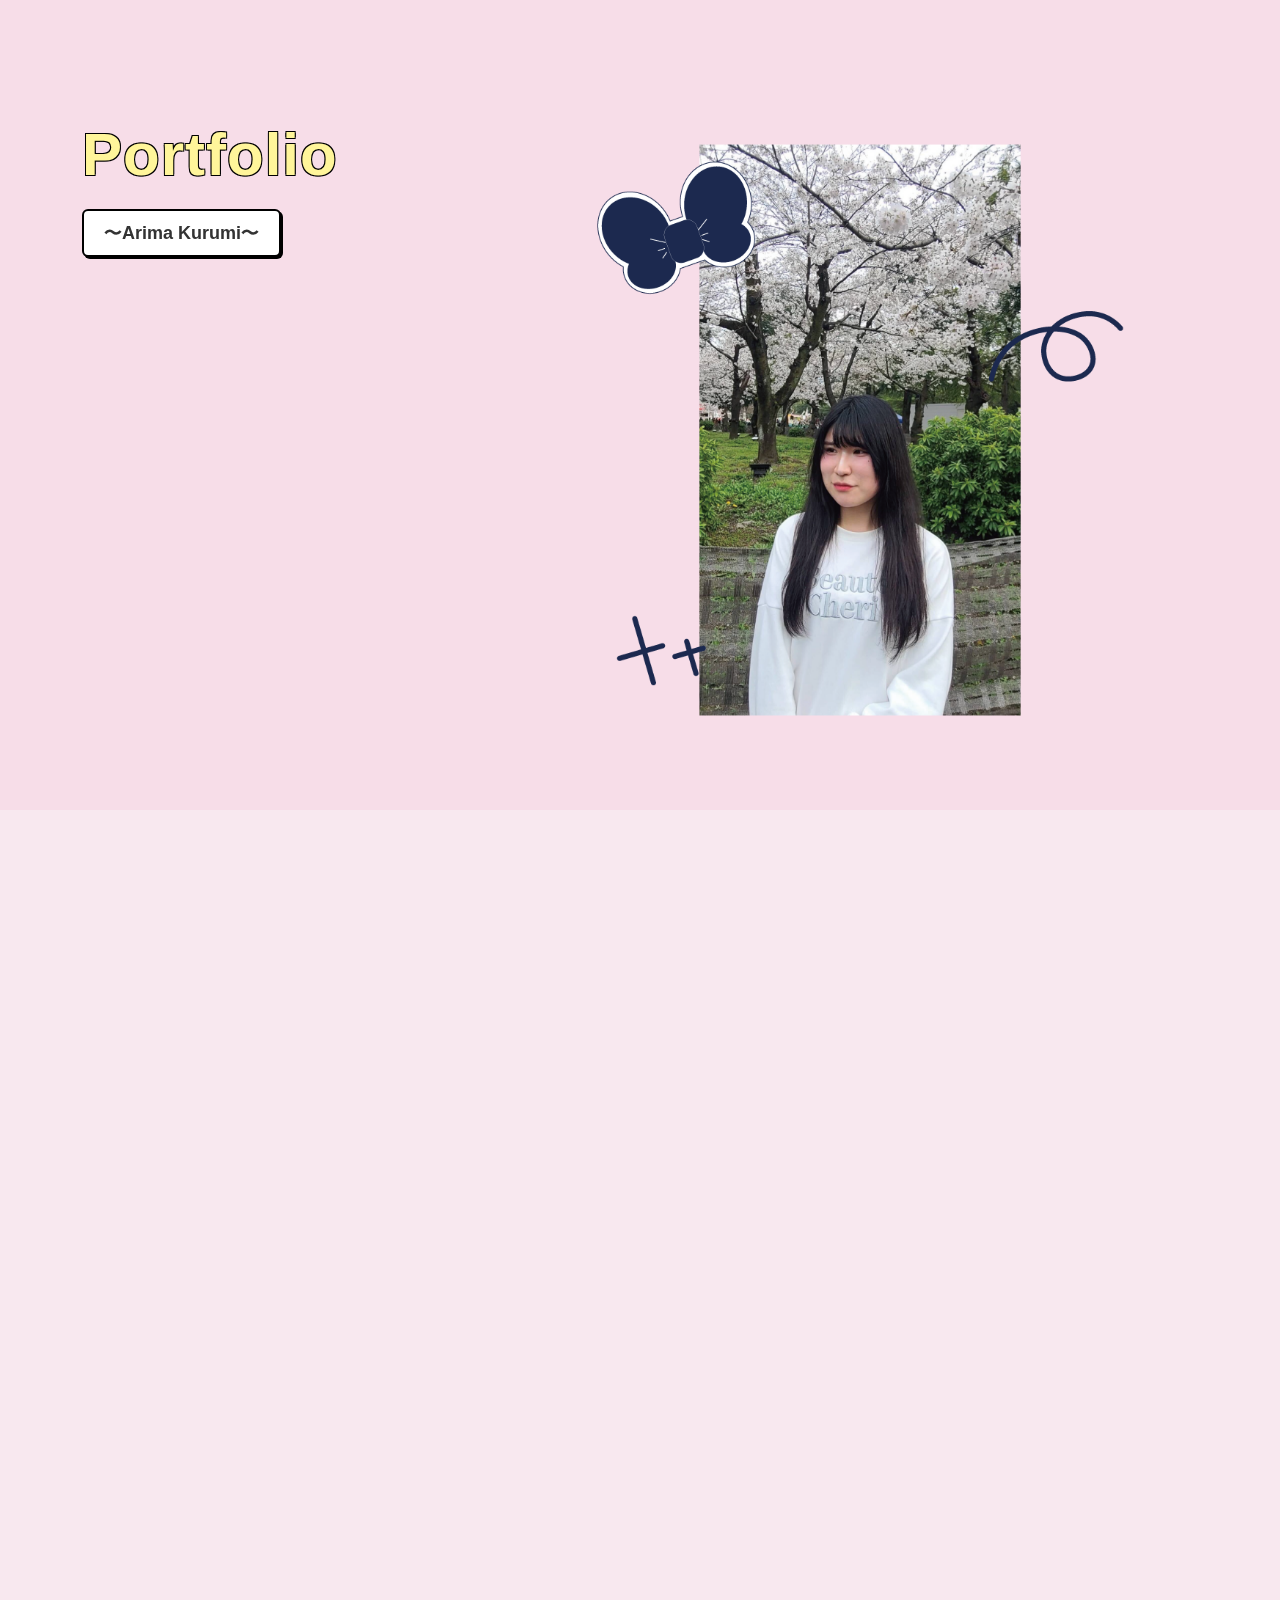
<file: index.html>
<!DOCTYPE html>
<html lang="ja">
<head>
  <meta charset="UTF-8">
  <meta name="viewport" content="width=device-width, initial-scale=1.0">
  <title>JIMOCON-TRIP</title>
  <link rel="stylesheet" href="style.css">
</head>
<body>
<div class="pink-bg">
  <header>
  <div class="fade-up">
  <div class="main-visual">
    <div class="text-block">
    <h1 class="main-title">Portfolio</h1>
    <div class="ribbon">〜Arima Kurumi〜</div>
  </div>
    <img class="profile-photo" src="img/プロフィール.png" alt="プロフィール写真">
  </div>
  </div>
  </header>
</div>


<div class="pink-bg2">
<div class="fade-up">
  <section>
    <h2 class="Profile-name">Profile</h2>

  <section class="profile-section">
  <div class="profile-image">
    <img src="img/プロフィール (2).png" alt="好きなもの">
  </div>

  <div class="profile-text">
    <div class="section-block">
      <h4 class="profile-heading">About Me</h4>
      <p class="furigana">ありまくるみ</p>
      <p class="label">Name：<span class="name">有馬 久留実</span></p>
    </div>

    <div class="section-block">
      <div class="section-block row-align">
      <div class="label">Like：</div>
      <ul class="like-list">
        <li>かわいいもの</li>
        <li>甘いもの</li>
        <li>韓国・K-POP</li>
        <li>ねこ</li>
      </ul>
      </div>
    </div>

    <div class="section-block row-align">
  <div class="label">Like Word：</div>
  <div  class="like-words">
    <p class="quote">음츠리면 뭐할 건데 행운은 늘 내 편인 걸<br>
    （恐れる必要はないわ、幸運はいつも私の味方）</p>
    <p class="quote">If I was you, I'd wanna be me too<br>
    （もし私があなたでも、私になりたいって思うわ）</p>
  </div>
</div>


    <div class="section-block">
      <h4 class="profile-heading">What Can I Do？</h4>
      <p  class="label">デザイン</p>
      <p>高校生の頃から独学でIllustratorやPhotoshopを学び、ロゴやポスターなどの制作を行ってきました。<br>
      デザインが大好きで、気づけば何時間も没頭してしまうこともあります。<br>
      自分らしい表現を大切にしながら、想いをカタチにすることを心がけています。</p>

      <p class="label">英語・韓国語</p>
      <p>幼少期から英語を学んでおり、中学2年生の時に英検準二級を取得しました。<br>
      韓国語は3年ほど独学で学び、日常会話程度が話せます。</p>
    </div>
  </div>
</section>

  </section>
</div>
</div>

<div class="pink-bg3">
  <section>
    <div class="fade-up">
    <h3>ロゴ・バナー制作</h3>
    <p class="rogo-sub">こちらは実際の案件です。</p>
    <div class="category-grid">
      <div class="category"><img src="img/Bonny Me.png" alt="ロゴ"></div>
      <div class="category"><img src="img/バナー.png" alt="バナー"></div>
      <div class="category"><img src="img/バナーサービス.png" alt="旧サービス"></div>
      <div class="category"><img src="img/バナーサービス（改）.png" alt="サービス"></div>
      <div class="category"><img src="img/バナープレゼント.png" alt="プレゼント"></div>
      <div class="category"><img src="img/バナー別パターン.png" alt="別パターン"></div>
    </div>
    <div class="btn">
      <a class="btn-all" href="bonnyme.html">See More<img class="eye" src="img/Look.png" alt="目"></a>
    </div>
    </div>
  </section>

  <div class="pink-bg3">
    <div class="fade-up">
    <h2>チラシ制作</h2>
    <div class="pop">
      <div class="pop-img"><img src="img/カフェチラシ.png" alt="カフェ"></div>
      <div class="pop-img"><img src="img/星空映画会.png" alt="星空映画会"></div>
    </div>
    <div class="btn">
      <a class="btn-all" href="pop.html">See More<img class="eye" src="img/Look.png" alt="目"></a>
    </div>
  </div>
  </section>
</div>

<div class="pink-bg3">
<section>
  <div class="fade-up">
  <h3>ロゴ・ショップカード</h3>
  <div class="shopcard-grid">
  <div class="logo-row">
    <div class="card-box"><img src="img/ロゴ.png" alt="ロゴ"></div>
    <div class="card-box"><img src="img/ロゴウインク.png" alt="ウィンク"></div>
    <div class="card-box"><img src="img/ロゴ笑顔.png" alt="笑顔"></div>
  </div>

  <div class="card-row">
    <div class="card-box-wide"><img src="img/ショップカード表.jpg" alt="表"></div>
    <div class="card-box-wide"><img src="img/ショップカード裏.png" alt="裏"></div>
  </div>
</div>

  <div class="btn">
      <a class="btn-all" href="candy.html">See More<img class="eye" src="img/Look.png" alt="目"></a>
    </div>

  </div>
</section>

  <section>
    <div class="fade-up">
  <h2>高校時代の作品</h2>
  <div class="school">
    <div class="orange">
      <img src="img/温州みかん.png" alt="温州みかん">
    </div>
    <div class="bag">
      <img src="img/トートバッグデザイン.jpg" alt="トートバッグ">
    </div>
  </div>

  <div class="btn">
      <a class="btn-all" href="high-shool.html">See More<img class="eye" src="img/Look.png" alt="目"></a>
    </div>
    </div>
</section>
</div>
</div>

  <div class="pink-bg">
  <footer>
    <div class="fade-up">
    <div class="contact-container">
    <div class="contact-text">
    <h6>Contact</h6>
    <p>Email：strawberrycosme82melts@gmail.com</p>
    <p>TEL：070-8994-1129</p>
    </div>
    <img class="cat" src="img/ねこ.png" alt="ねこ">
    </div>
    </div>
  </footer>
  </div>

<script>
  document.addEventListener('DOMContentLoaded', function () {
    const fadeElements = document.querySelectorAll('.fade-up');

    const observer = new IntersectionObserver(entries => {
      entries.forEach(entry => {
        if (entry.isIntersecting) {
          entry.target.classList.add('show');
        } else {
          entry.target.classList.remove('show'); // ← これで何回も出るように
        }
      });
    }, {
      threshold: 0.1
    });

    fadeElements.forEach(el => {
      observer.observe(el);
    });
  });
</script>

</body>
</html>
</file>
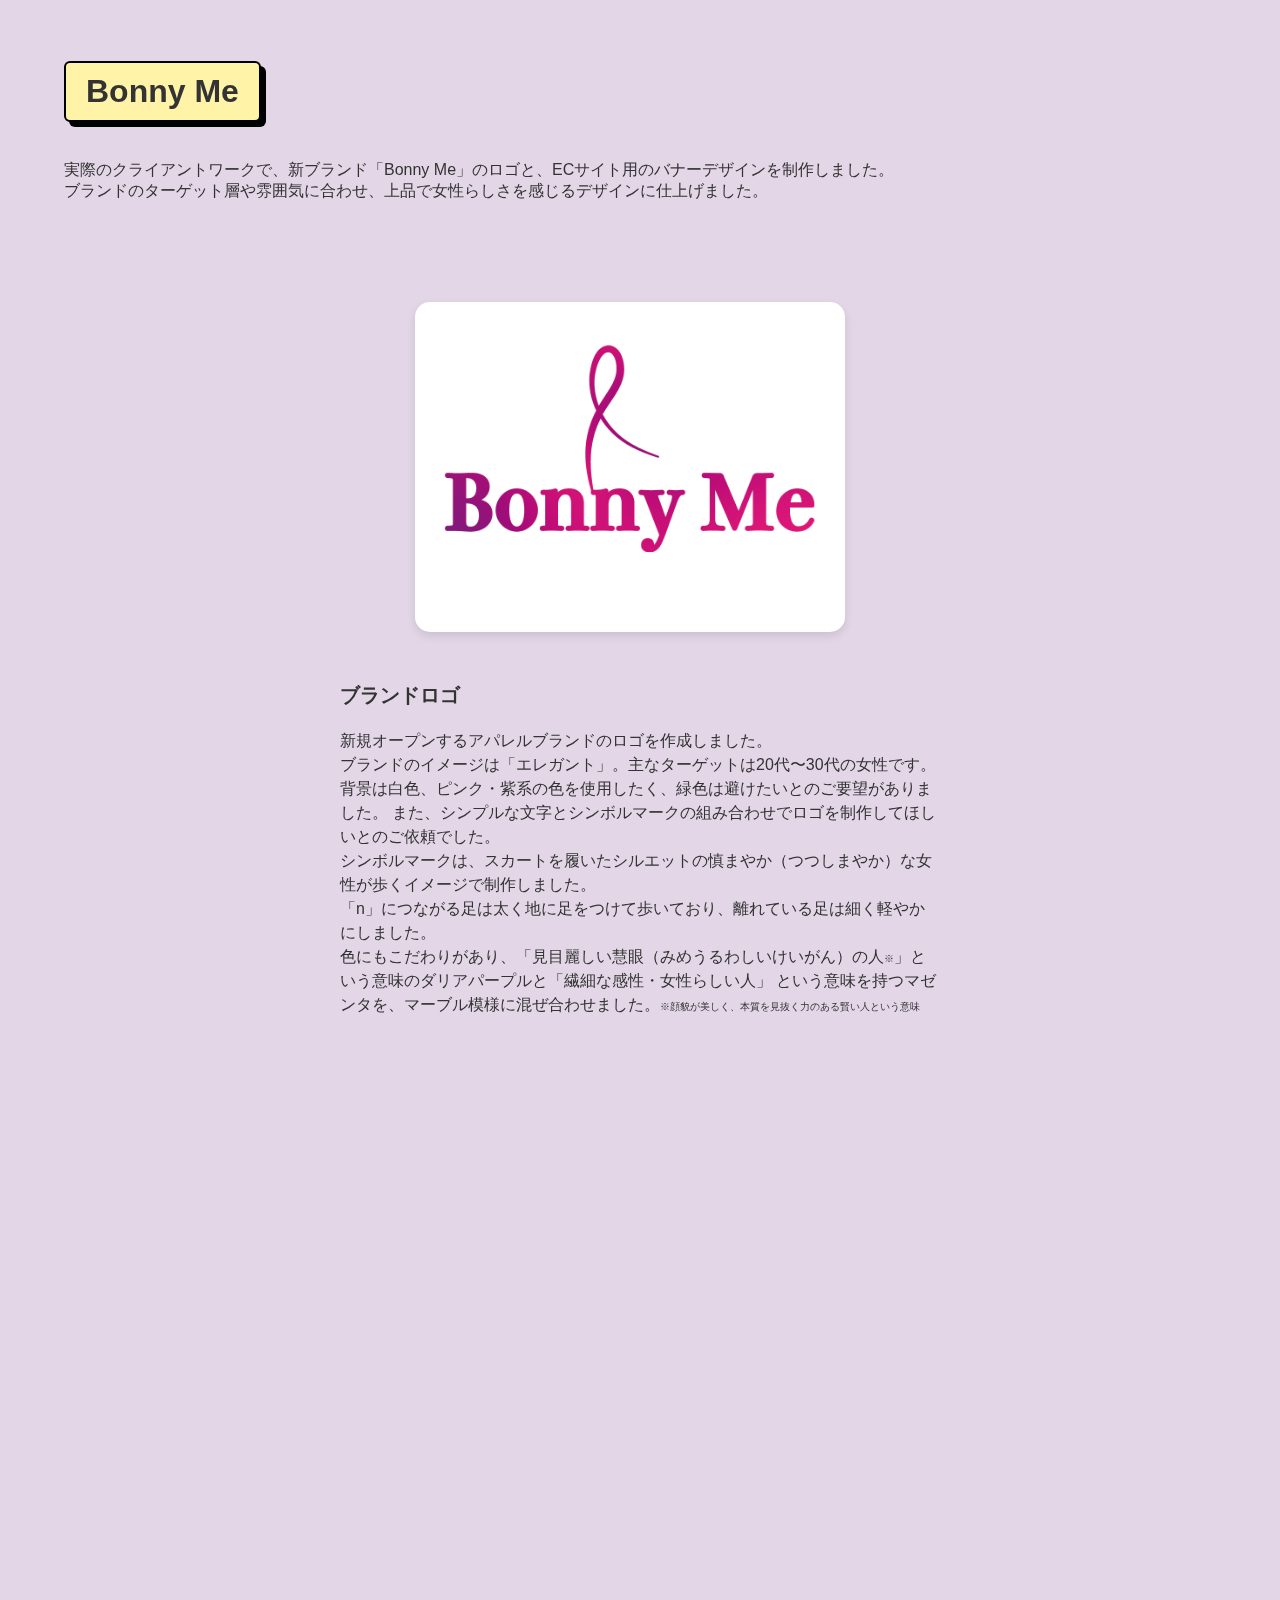
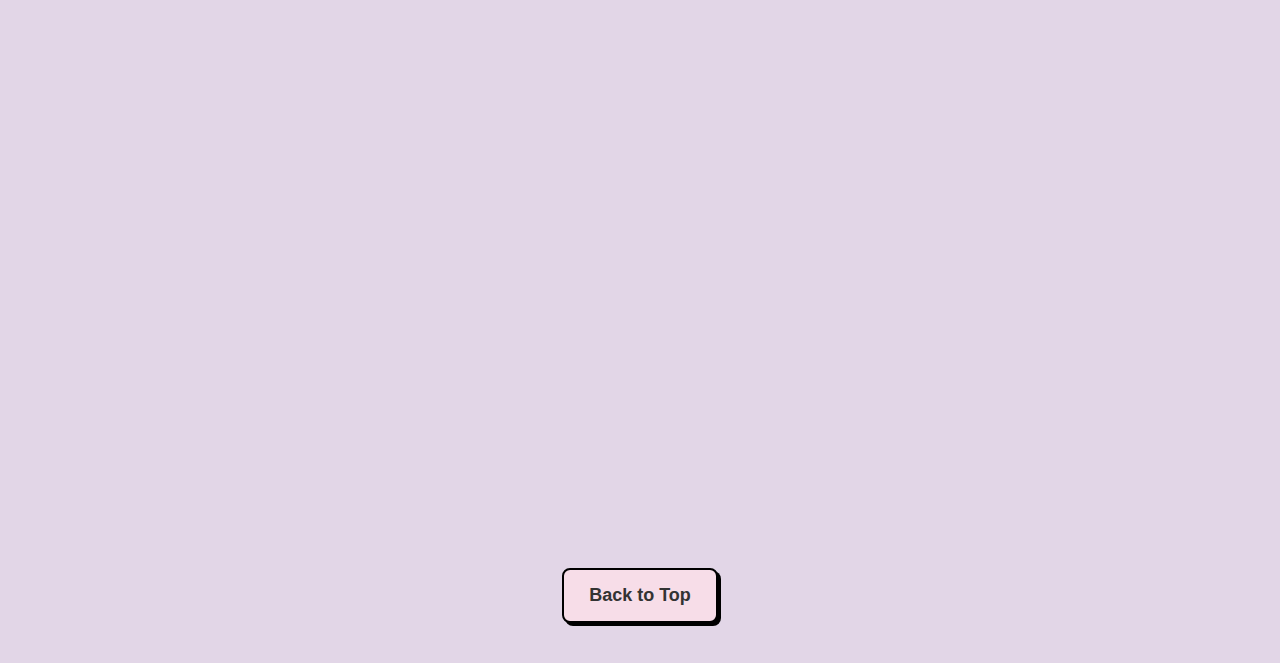
<file: bonnyme.html>
<!DOCTYPE html>
<html lang="ja">
<head>
    <meta charset="UTF-8">
    <meta name="viewport" content="width=device-width, initial-scale=1.0">
    <title>Bonny Me</title>
    <link rel="stylesheet" href="style.css">
</head>
<body>
    <div class="pink-bg3">
    <div class="fade-up">
    <h1 class="bonnyme-title">Bonny Me</h1>
    <p class="explanation">実際のクライアントワークで、新ブランド「Bonny Me」のロゴと、ECサイト用のバナーデザインを制作しました。<br>
                            ブランドのターゲット層や雰囲気に合わせ、上品で女性らしさを感じるデザインに仕上げました。</p>
    </div>

    <div class="category-list">
        <div class="fade-up">
        <div class="category-item">
            <img src="img/Bonny Me.png" alt="ロゴ">
            <div class="bonnyme-text">
                <p class="sub-title">ブランドロゴ</p>
                <p class="description">新規オープンするアパレルブランドのロゴを作成しました。<br>
                                        ブランドのイメージは「エレガント」。主なターゲットは20代〜30代の女性です。<br>
                                        背景は白色、ピンク・紫系の色を使用したく、緑色は避けたいとのご要望がありました。
                                        また、シンプルな文字とシンボルマークの組み合わせでロゴを制作してほしいとのご依頼でした。<br>
                                        シンボルマークは、スカートを履いたシルエットの慎まやか（つつしまやか）な女性が歩くイメージで制作しました。<br>
                                        「n」につながる足は太く地に足をつけて歩いており、離れている足は細く軽やかにしました。<br>
                                        色にもこだわりがあり、「見目麗しい慧眼（みめうるわしいけいがん）の人<span>※</span>」という意味のダリアパープルと「繊細な感性・女性らしい人」
                                        という意味を持つマゼンタを、マーブル模様に混ぜ合わせました。<span>※顔貌が美しく、本質を見抜く力のある賢い人という意味</span></p>
            </div>
        </div>
        </div>
<div class="fade-up">
        <div class="category-item">
            <img src="img/バナー.png" alt="バナー">
            <div class="bonnyme-text">
                <p class="sub-title">バナー（オープニングセール）</p>
                <p class="description">通販サイトのトップページに掲載するオープニングセール用バナーを作成しました。<br>
                                        ブランドターゲットに合わせ、女性の目を引くやわらかく透明感のあるデザインに仕上げました。</p>
            </div>
        </div>
</div>

<div class="fade-up">
        <div class="category-item">
            <img src="img/バナーサービス.png" alt="旧サービス">
            <div class="bonnyme-text">
                <p class="sub-title">バナー（サービス）</p>
                <p class="description">お客様に提供しているサービス内容を分かりやすくまとめたバナーです。<br>
                                        視線誘導を意識し、情報が自然と目に入るレイアウトを心がけました。</p>
            </div>
        </div>
</div>

<div class="fade-up">
        <div class="category-item">
            <img src="img/バナーサービス（改）.png" alt="サービス">
            <div class="bonnyme-text">
                <p class="sub-title">バナー（改良版）</p>
                <p class="description">上記のサービスバナーに修正依頼があったため、改善したバージョンです。<br>
                                        伝わりづらかった導入文を省き、必要な情報がより明確に伝わるように工夫しました。</p>
            </div>
        </div>
</div>

<div class="fade-up">
        <div class="category-item">
            <img src="img/バナープレゼント.png" alt="プレゼント">
            <div class="bonnyme-text">
                <p class="sub-title">バナー（プレゼント）</p>
                <p class="description">購入者特典としてのプレゼント企画用バナーを作成しました。<br>
                                        全体のトーンを統一し、背景や配色・店名ロゴに一貫性を持たせることでブランドイメージを強化しています。</p>
            </div>
        </div>
</div>

<div class="fade-up">
        <div class="category-item">
            <img src="img/バナー別パターン.png" alt="別パターン">
            <div class="bonnyme-text">
                <p class="sub-title">バナー（別パターン）</p>
                <p class="description">オープニングセールバナーの別案として制作しました。<br>
                                        ブランドイメージを広げる目的で、あえてインパクトのある配色で仕上げたデザインです。（今回は採用見送り）</p>
            </div>
        </div>
</div>
</div>



    <div class="btn2">
        <a class="btn-all2" href="index.html">Back to Top</a>
    </div>
    </div>

<script>
document.addEventListener('DOMContentLoaded', function () {
    const fadeElements = document.querySelectorAll('.fade-up');

    const observer = new IntersectionObserver(entries => {
    entries.forEach(entry => {
        if (entry.isIntersecting) {
        entry.target.classList.add('show');
        } else {
          entry.target.classList.remove('show'); // ← これで何回も出るように
        }
    });
    }, {
    threshold: 0.1
    });

    fadeElements.forEach(el => {
    observer.observe(el);
    });
});
</script>

</body>
</html>
</file>
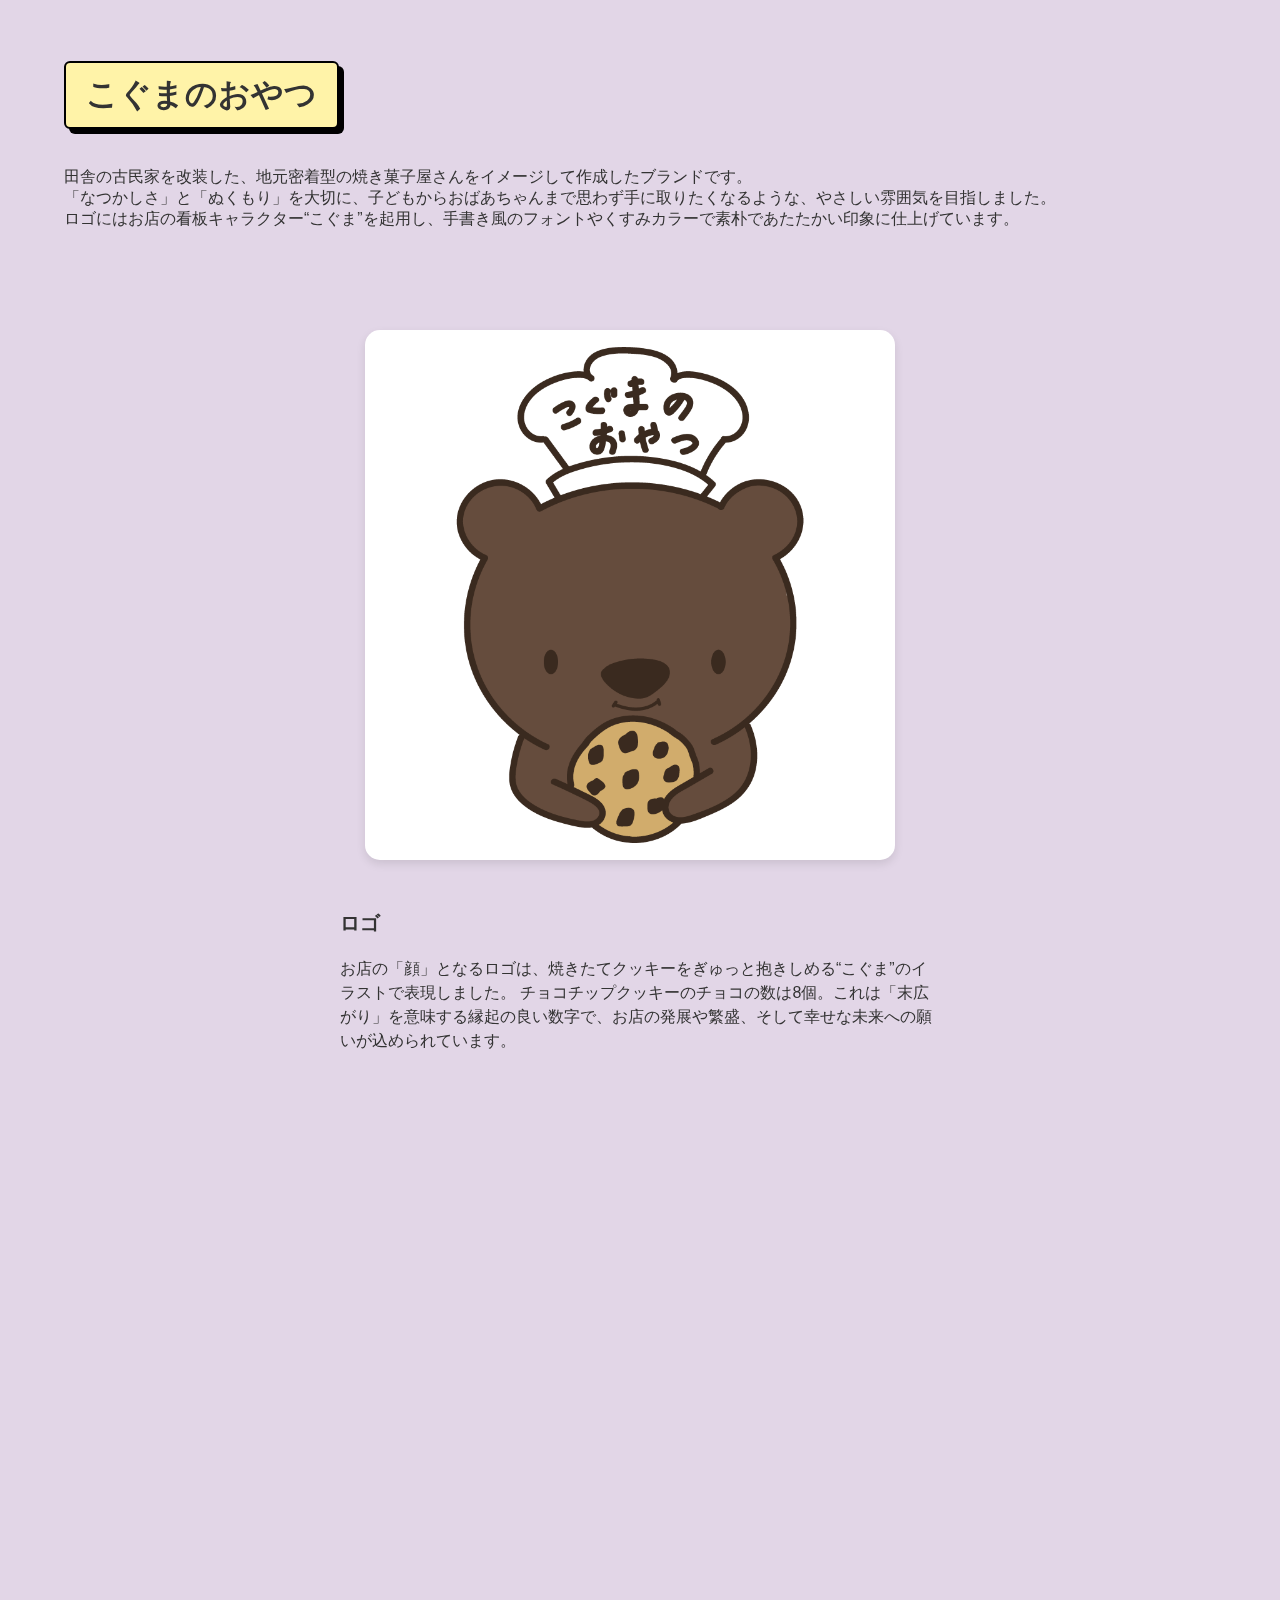
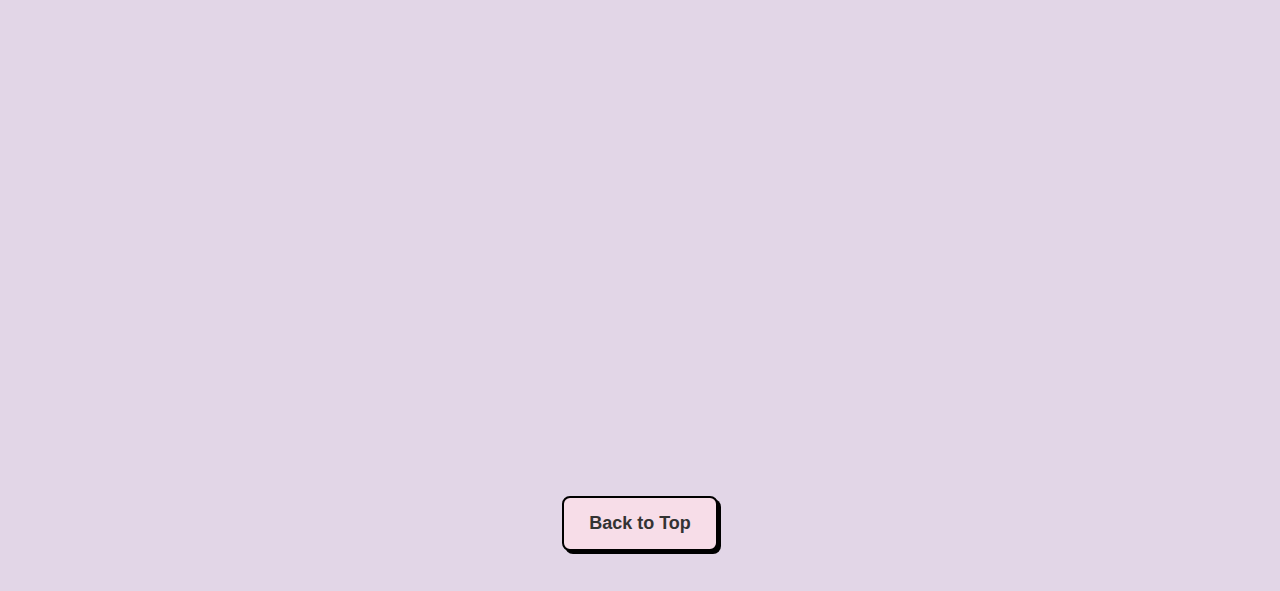
<file: candy.html>
<!DOCTYPE html>
<html lang="ja">
<head>
    <meta charset="UTF-8">
    <meta name="viewport" content="width=device-width, initial-scale=1.0">
    <title>Candy</title>
    <link rel="stylesheet" href="style.css">
</head>
<body>
    <div class="pink-bg3">
    <div class="fade-up">
    <h1 class="bonnyme-title">こぐまのおやつ</h1>
    <p class="explanation">田舎の古民家を改装した、地元密着型の焼き菓子屋さんをイメージして作成したブランドです。<br>
                            「なつかしさ」と「ぬくもり」を大切に、子どもからおばあちゃんまで思わず手に取りたくなるような、やさしい雰囲気を目指しました。<br>
                            ロゴにはお店の看板キャラクター“こぐま”を起用し、手書き風のフォントやくすみカラーで素朴であたたかい印象に仕上げています。</p>
    </div>

    <div class="category-list">
        <div class="fade-up">
        <div class="category-item3">
            <img src="img/ロゴ.png" alt="ロゴ">
            <div class="bonnyme-text">
                <p class="sub-title">ロゴ</p>
                <p class="description">お店の「顔」となるロゴは、焼きたてクッキーをぎゅっと抱きしめる“こぐま”のイラストで表現しました。
チョコチップクッキーのチョコの数は8個。これは「末広がり」を意味する縁起の良い数字で、お店の発展や繁盛、そして幸せな未来への願いが込められています。
                </p>
            </div>
        </div>
        </div>

        <div class="fade-up">
        <div class="category-item3">
            <img src="img/ロゴウインク.png" alt="ウインク">
            <div class="bonnyme-text">
                <p class="sub-title">ロゴ（ウインク）</p>
                <p class="description">ロゴのウインクバージョンです。
遊び心を感じさせる表情で、見る人に親しみや可愛さを印象づけます。</p>
            </div>
        </div>
        </div>
        
        <div class="fade-up">
        <div class="category-item3">
            <img src="img/ロゴ笑顔.png" alt="笑顔">
            <div class="bonnyme-text">
                <p class="sub-title">ロゴ（笑顔）</p>
                <p class="description">ロゴの笑顔バージョンです。
クッキーを持ったこぐまがふわっと微笑むことで、ほっこりとした温かさを伝えます。</p>
            </div>
        </div>
        </div>

        <div class="fade-up">
        <div class="category-item4">
            <img src="img/ショップカード表.jpg" alt="表">
            <div class="bonnyme-text">
                <p class="sub-title">ショップカード（表面）</p>
                <p class="description">木のぬくもりを感じるデザインに仕上げました。
看板を持ったこぐまが呼びかけるような構図で、お客さまに親しみや安心感を持ってもらえるよう工夫しています。</p>
            </div>
        </div>
        </div>

        <div class="fade-up">
        <div class="category-item4">
            <img src="img/ショップカード裏.png" alt="裏">
            <div class="bonnyme-text">
                <p class="sub-title">ショップカード（裏面）</p>
                <p class="description">裏面はロゴのこぐまたちを使ったパターン柄。
よく見るとウインクや笑顔のこぐま、さらに逆さまのこぐまも隠れていて、細部まで遊び心を詰め込みました。</p>
            </div>
        </div>
        </div>
</div>

    <div class="btn2">
        <a class="btn-all2" href="index.html">Back to Top</a>
    </div>
    </div>

<script>
document.addEventListener('DOMContentLoaded', function () {
    const fadeElements = document.querySelectorAll('.fade-up');

    const observer = new IntersectionObserver(entries => {
    entries.forEach(entry => {
        if (entry.isIntersecting) {
        entry.target.classList.add('show');
        } else {
        entry.target.classList.remove('show');
        }
    });
    }, {
    threshold: 0.1
    });

    fadeElements.forEach(el => {
    observer.observe(el);
    });
});
</script>


</body>
</html>
</file>
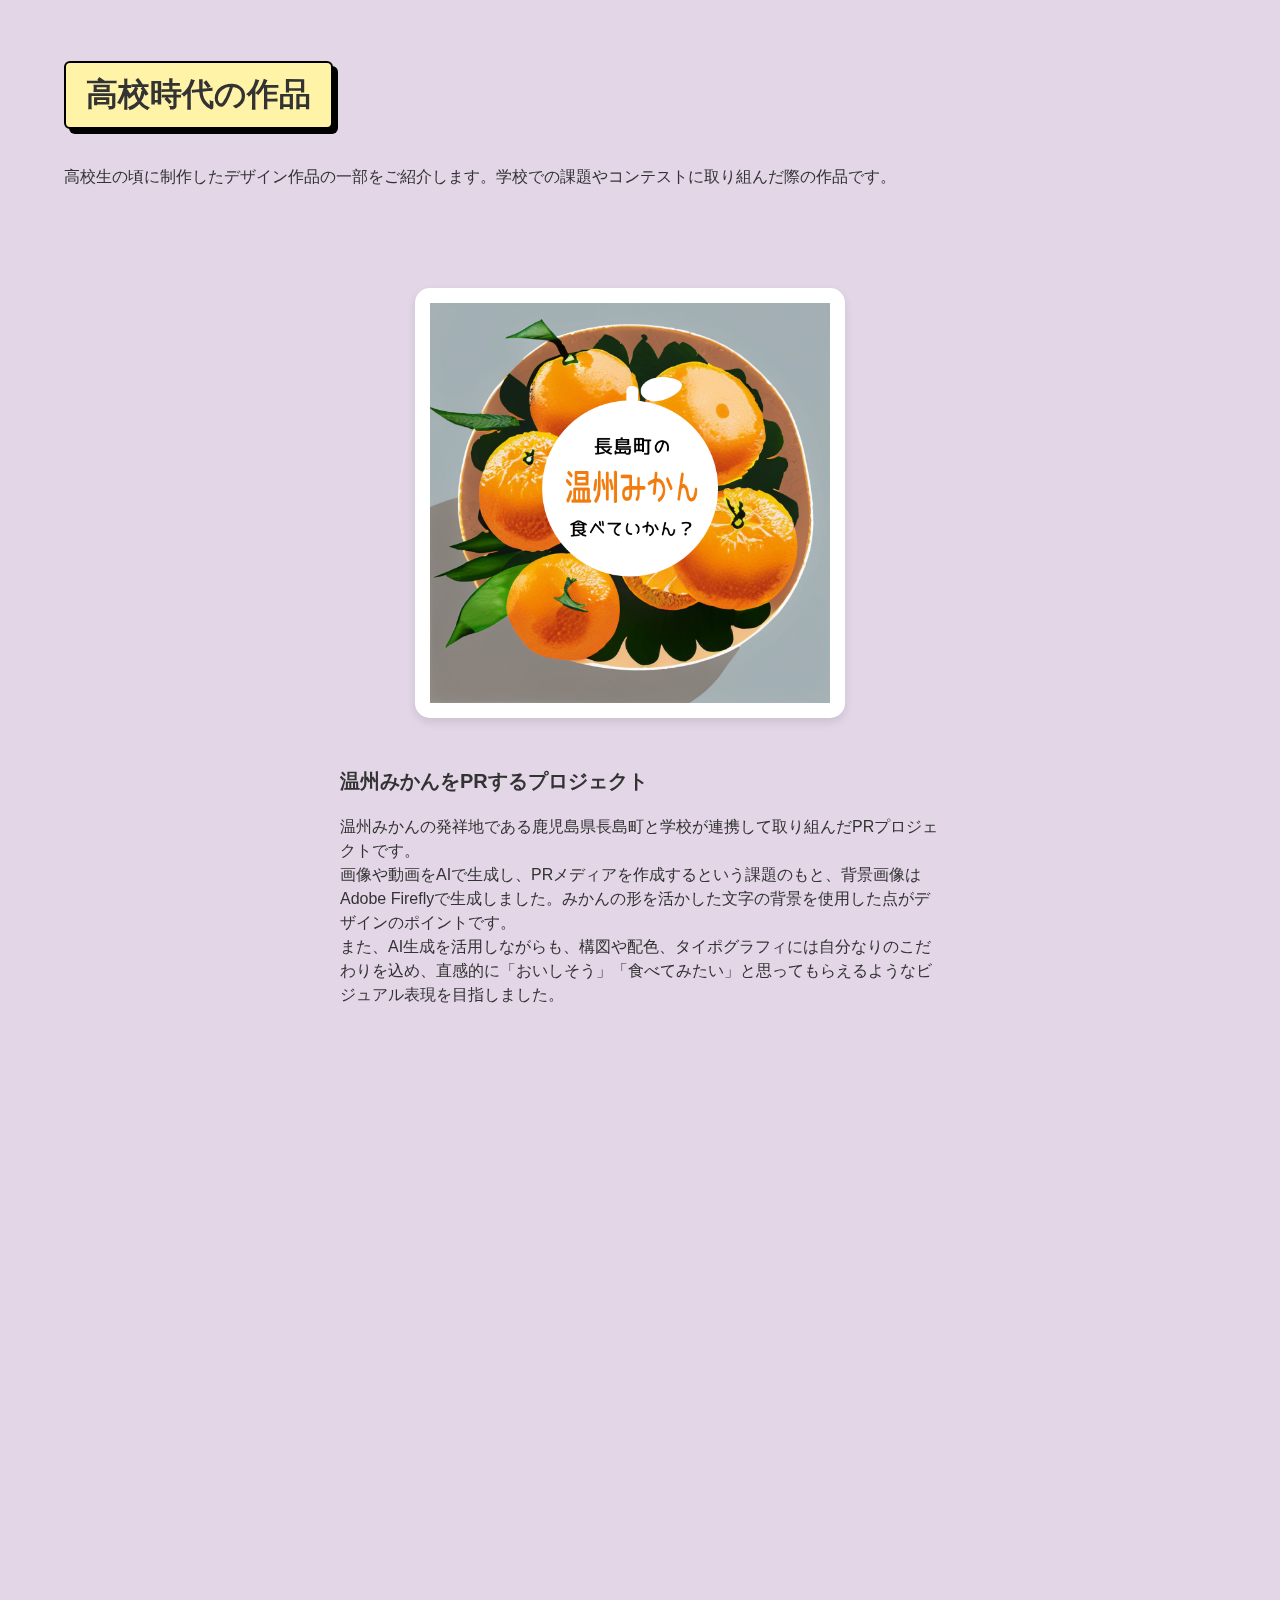
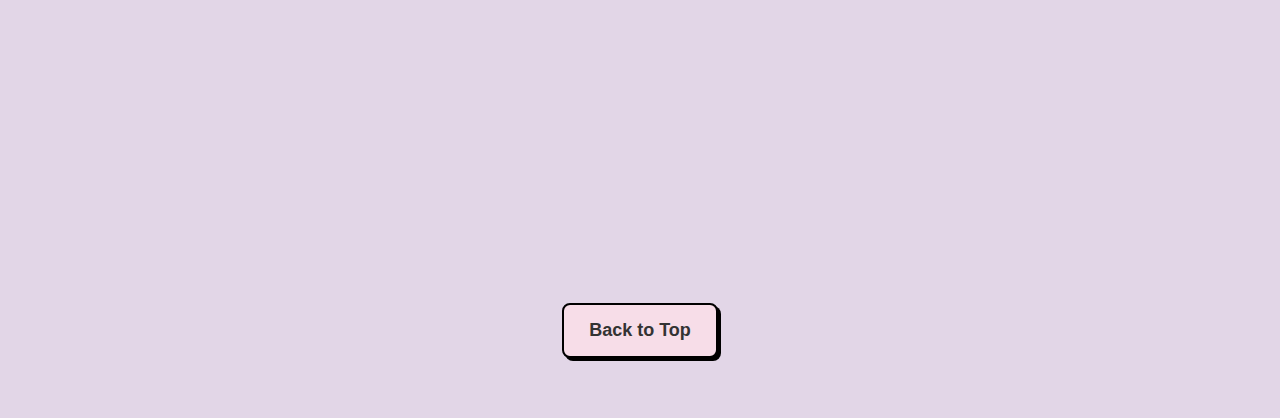
<file: high-shool.html>
<!DOCTYPE html>
<html lang="ja">
<head>
    <meta charset="UTF-8">
    <meta name="viewport" content="width=device-width, initial-scale=1.0">
    <title>High-School</title>
    <link rel="stylesheet" href="style.css">
</head>
<body>
    <div class="pink-bg3">
    <div class="fade-up">
    <h1 class="bonnyme-title">高校時代の作品</h1>
    <p class="explanation">高校生の頃に制作したデザイン作品の一部をご紹介します。学校での課題やコンテストに取り組んだ際の作品です。</p>
    </div>

    <div class="category-list">
        <div class="fade-up">
        <div class="category-item5">
            <img src="img/温州みかん.png" alt="温州みかん">
            <div class="bonnyme-text">
                <p class="sub-title">温州みかんをPRするプロジェクト</p>
                <p class="description">温州みかんの発祥地である鹿児島県長島町と学校が連携して取り組んだPRプロジェクトです。<br>
                    画像や動画をAIで生成し、PRメディアを作成するという課題のもと、背景画像はAdobe Fireflyで生成しました。みかんの形を活かした文字の背景を使用した点がデザインのポイントです。<br>
                    また、AI生成を活用しながらも、構図や配色、タイポグラフィには自分なりのこだわりを込め、直感的に「おいしそう」「食べてみたい」と思ってもらえるようなビジュアル表現を目指しました。
                </p>
            </div>
        </div>
        </div>

        <div class="fade-up">
        <div class="category-item6">
            <img src="img/トートバッグデザイン.jpg" alt="トートバッグ">
            <div class="bonnyme-text">
                <p class="sub-title">トートバッグデザインコンテスト</p>
                <p class="description">新潟デザイン専門学校が主催する「高校生トートバッグデザインコンテスト2024」に応募した作品です。<br>
                    テーマは「colorful」だったため、見た瞬間に目を引くような鮮やかでポップな色使いを意識してデザインしました。色やモチーフの組み合わせに自分らしさを込め、他にはない大胆で印象的な世界観を表現しました。</p>
            </div>
        </div>
        </div>
    <div class="btn2">
        <a class="btn-all2" href="index.html">Back to Top</a>
    </div>
    </div>

<script>
document.addEventListener('DOMContentLoaded', function () {
    const fadeElements = document.querySelectorAll('.fade-up');

    const observer = new IntersectionObserver(entries => {
    entries.forEach(entry => {
        if (entry.isIntersecting) {
        entry.target.classList.add('show');
        } else {
        entry.target.classList.remove('show'); 
        }
    });
    }, {
    threshold: 0.1
    });

    fadeElements.forEach(el => {
    observer.observe(el);
    });
});
</script>

</body>
</html>
</file>
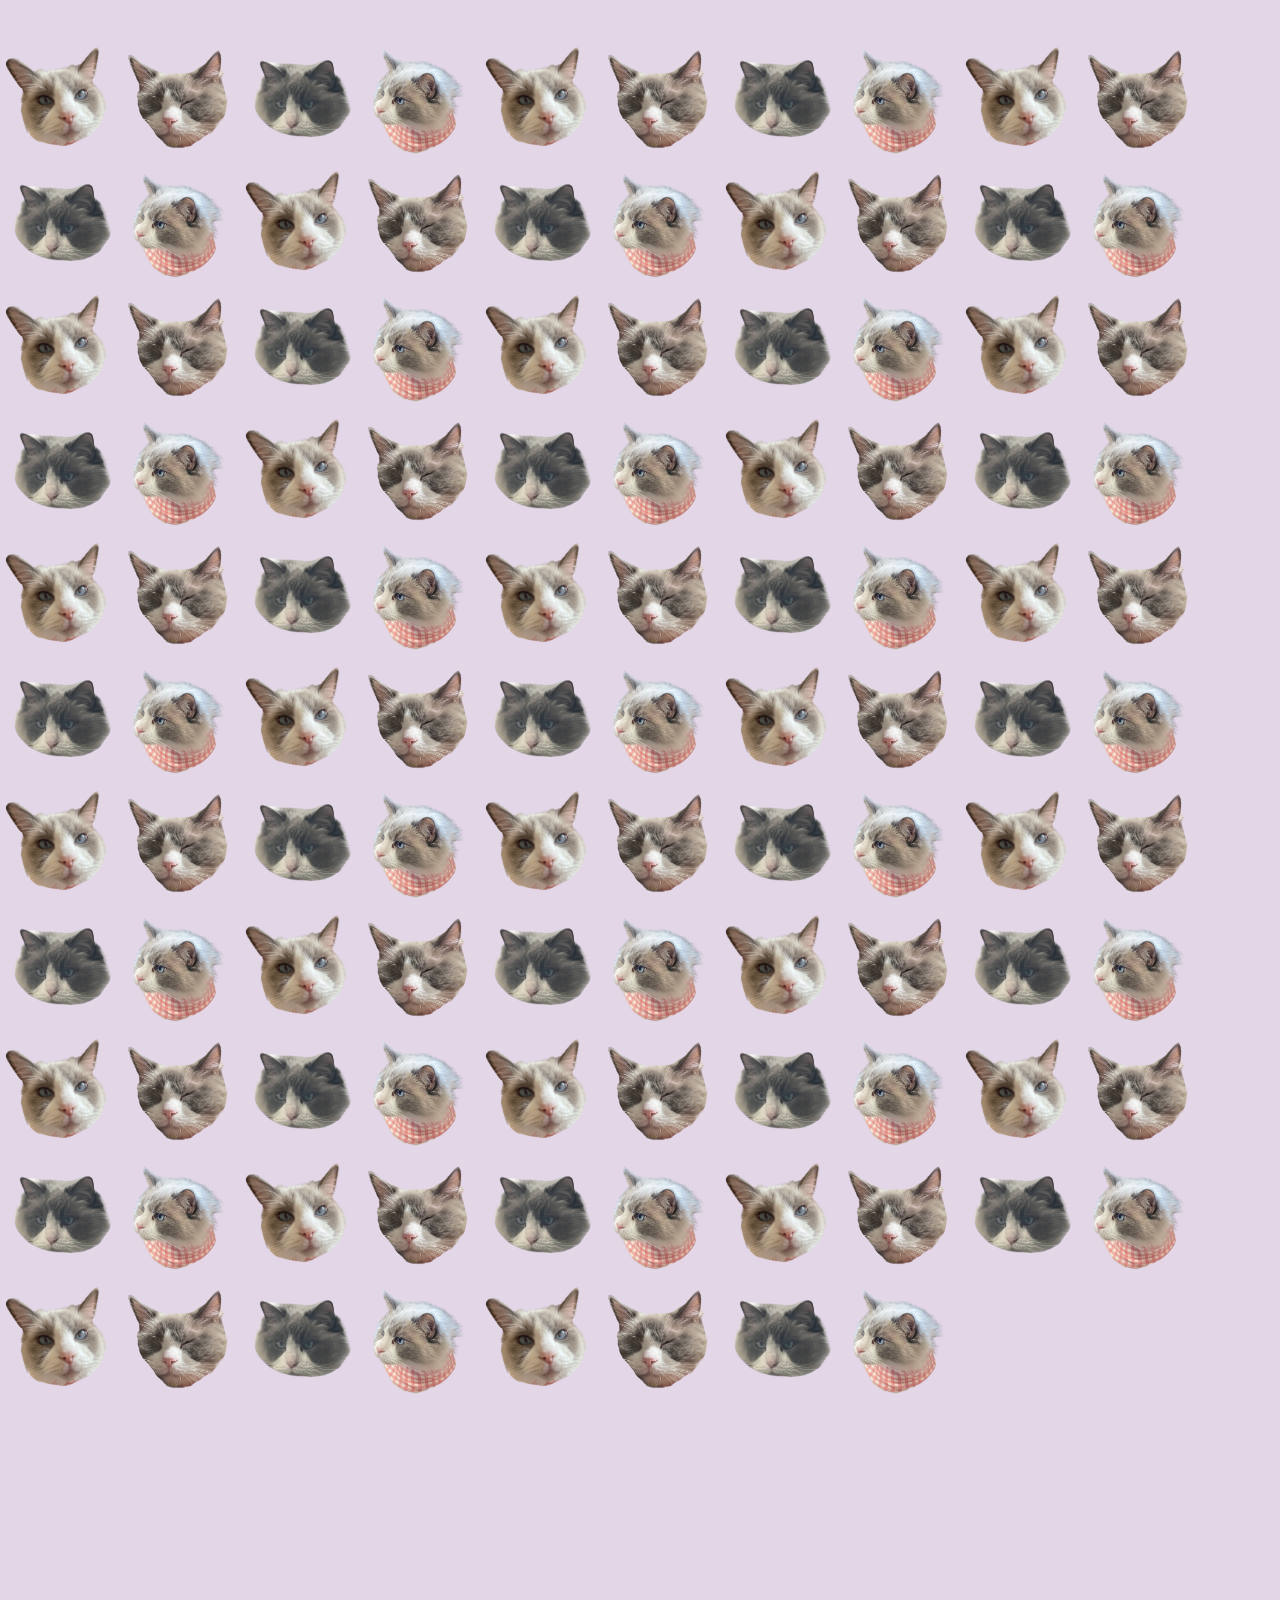
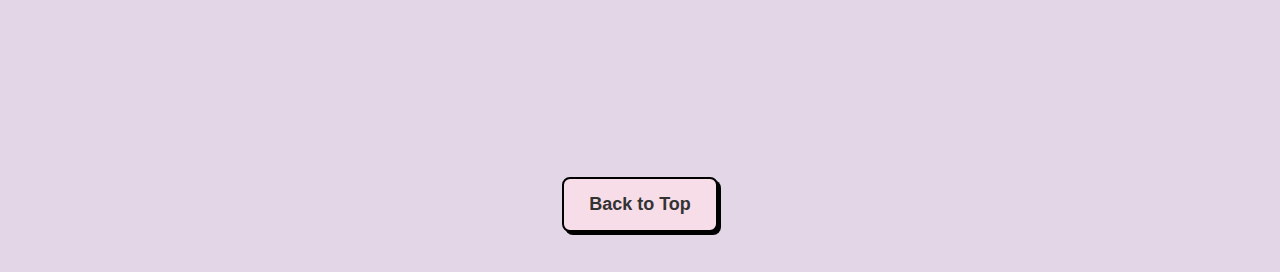
<file: pop.html>
<!DOCTYPE html>
<html lang="ja">
<head>
    <meta charset="UTF-8">
    <meta name="viewport" content="width=device-width, initial-scale=1.0">
    <title>POP</title>
    <link rel="stylesheet" href="style.css">
</head>
<body>
    <div class="pink-bg3">
    <div class="fade-up">
    <h1 class="bonnyme-title">ポスター制作</h1>
    <p class="explanation">架空のショップやイベントを想定したPOPデザインのポスターを制作しました。<br>
                            コンセプトに合わせた色使いやレイアウトを工夫し、見る人の興味を引くデザインを目指しています。</p>
    </div>

    <div class="category-list">
        <div class="fade-up">
        <div class="category-item2">
            <img src="img/カフェチラシ.png" alt="カフェ">
            <div class="bonnyme-text">
                <p class="sub-title">カフェポスター（Cafe Knit）</p>
                <p class="description">「編み物ができるカフェ」というユニークなコンセプトのポスターを制作しました。<br>
                                        近年人気の“編み物”を楽しむための時間と空間を提供するカフェをイメージし、温かみのあるデザインに仕上げています。<br>
                                        やさしい色合いや素材感にこだわり、くつろぎと癒しを感じられる雰囲気を意識しました。</p>
            </div>
        </div>
        </div>

        <div class="fade-up">
            <div class="category-item2">
            <img src="img/星空映画会.png" alt="星空映画会">
            <div class="bonnyme-text">
                <p class="sub-title">星空映画会ポスター</p>
                <p class="description">星空の下で映画を楽しむイベント「星空映画会」のポスターを作成しました。<br>
                                        家族連れやカップル、友人同士など幅広い層が楽しめるよう、親しみやすくポップなデザインに。<br>
                                        楽しい雰囲気が伝わるようにアイコンや写真を活かし、イベントのワクワク感を視覚的に表現しました。


                </p>
            </div>
            </div>
        </div>
</div>

<div class="btn2">
        <a class="btn-all2" href="main.html">Back to Top</a>
    </div>
    </div>

<script>
document.addEventListener('DOMContentLoaded', function () {
    const fadeElements = document.querySelectorAll('.fade-up');

    const observer = new IntersectionObserver(entries => {
    entries.forEach(entry => {
        if (entry.isIntersecting) {
        entry.target.classList.add('show');
        } else {
          entry.target.classList.remove('show');
        }
    });
    }, {
    threshold: 0.1
    });

    fadeElements.forEach(el => {
    observer.observe(el);
    });
});
</script>

<script>
    document.addEventListener('DOMContentLoaded', () => {
      
        const pinkBg3s = document.querySelectorAll('.pink-bg3');
        const catImages = [
            'img/cat-front2.png',
            'img/cat-sleep.png',
            'img/cat-black.png',
            'img/cat-side.png'
        ];
        
        const catSize = 120;
        const spacing = 300;

        pinkBg3s.forEach(pinkBg3 => {
            
            let catContainer = pinkBg3.querySelector('.cat-background');
            if (!catContainer) {
                catContainer = document.createElement('div');
                catContainer.className = 'cat-background';
                pinkBg3.prepend(catContainer);
            } else {
                catContainer.innerHTML = '';
            }

            const containerWidth = pinkBg3.offsetWidth;
            const containerHeight = pinkBg3.offsetHeight;

            let catIndex = 0;

            
            for (let y = -spacing * 2; y < containerHeight + spacing * 2; y += spacing) {
                for (let x = -spacing * 2; x < containerWidth + spacing * 2; x += spacing) {
                    const catPath = catImages[catIndex % catImages.length];
                    const catImg = document.createElement('img');
                    catImg.src = catPath;
                    catImg.className = 'moving-cat';

                    catImg.style.left = `${x}px`;
                    catImg.style.top = `${y}px`;

                    catImg.style.width = `${catSize}px`;
                    catImg.style.height = `${catSize}px`;

                    catImg.style.animationName = 'floatDiagonal';
                    catImg.style.animationDuration = '30s';
                    catImg.style.animationIterationCount = 'infinite';
                    catImg.style.animationTimingFunction = 'linear';

                    const delay = (x + y) / (spacing * 2);
                    catImg.style.animationDelay = `-${delay}s`;

                    catContainer.appendChild(catImg);
                    catIndex++;
                }
            }
        });
    });
</script>



</body>
</html>
</file>
<file: style.css>
body {
  font-family: "Arial", sans-serif;
  margin: 0;
  padding: 0;
  color: #333;
  overflow-x: hidden;
}

img {
  max-width: 100%;
  height: auto;
}

.pink-bg {
  background-color: #F7DDE8;
  padding: 40px 0 ;
}

header, section, footer {
  padding: 40px 20px;
  max-width: 100%;
  margin: auto;
  background-size: cover;
  overflow-x: hidden;
}


.main-title {
  font-size: 60px;
  font-weight: 900;
  color: #FFF59A;
  font-family: 'Arial Black', sans-serif;
  letter-spacing: 1px;
  text-shadow:
    -1px -1px 0 #000,
    1px -1px 0 #000,
    -1px 1px 0 #000,
    1px 1px 0 #000;
  margin-bottom: 10px;
}

.ribbon {
  display: inline-flex;
  background: white;
  border: 2px solid black;
  padding: 10px 20px;
  border-radius: 6px;
  font-weight: bold;
  font-size: 18px;
  position: relative;
  box-shadow: 2px 2px 0 black;
  width: fit-content;
  white-space: nowrap; 
}

.main-visual {
  display: flex;
  justify-content: space-between;
  align-items: flex-start;
  flex-wrap: wrap;
  gap: 30px;
  padding-left: 5%;
}

.profile-photo {
  width: 100%;
  display: flex;
  margin-top: 50px;
  flex-shrink: 0;
  max-width: 600px;
  height: auto;
  margin-right: 100px;
}

.text-block {
  display: flex;
  flex-direction: column;
  gap: 10px;
}

.pink-bg2 {
  background-color: #F8E8EF;
  padding: 40px 0;
}

.profile-section {
  display: flex;
  justify-content: center;
  align-items: flex-start;
  gap: 50px;
  max-width: 1200px;
  margin: 0 auto;
  padding: 60px 20px;
  flex-direction: row; 
}

.profile-image img {
  width: 600px;
  max-width: 1000px;
  margin-left: 0; 
}

.profile-text {
  max-width: 600px;
  text-align: left;
  font-size: 16px;
  line-height: 1.8;
}

.section-block {
  margin-bottom: 40px;
}


.profile-heading {
  font-size: 30px;
  font-weight: bold;
  margin-top: -30px;
  margin-bottom: 10px;
}

.furigana {
  font-size: 12px;
  margin-left: 79px;
  margin-bottom: -10px;
}

.name {
  font-weight: normal;
  white-space: nowrap;
  margin-left: 0px;
  font-size: medium;
}

.row-align {
  display: flex;
  align-items: flex-start;
  gap: 8px;
}

.label {
  font-weight: bold;
  font-size: 20px;
  white-space: nowrap;
  margin-right: 5px; 
  font-weight: bold;
  display: inline-block;
  vertical-align: top;
  margin: 0; 
  line-height: 1.5;
}

.like-list {
  margin: 0;
  padding: 0;
  list-style: none;
  display: flex;
  flex-direction: column;
  gap: 5px;
}

.like-list li {
  margin-left: 0;
  padding-left: 0;
  text-indent: 0;
  line-height: 1.5;
}

.like-words {
  margin-left: -20px;
  line-height: 1.5;
  margin-top: -12px;
}


.quote {
  margin-left: 1em;
  white-space: nowrap;
}

.pink-bg3 {
  background-color: #e2d6e7;
  padding: 40px 0;
}

.Profile-name {
  font-size: 45px;
  font-weight: 900;
  color:#FCBB76;
  font-family: 'Arial Black', sans-serif;
  letter-spacing: 1px;
  text-shadow:
    -1px -1px 0 #000,
    1px -1px 0 #000,
    -1px 1px 0 #000,
    1px 1px 0 #000;
  margin-bottom: 10px;
  text-align: center;
}

h2 {
  font-size: 33px;
  font-weight: 900;
  color:#FCBB76;
  font-family: 'Arial Black', sans-serif;
  letter-spacing: 1px;
  text-shadow:
    -1px -1px 0 #000,
    1px -1px 0 #000,
    -1px 1px 0 #000,
    1px 1px 0 #000;
  margin-bottom: 10px;
  text-align: center;
}

h3 {
  font-size: 33px;
  font-weight: 900;
  color: #FFF59A;
  font-family: 'Arial Black', sans-serif;
  letter-spacing: 1px;
  text-shadow:
    -1px -1px 0 #000,
    1px -1px 0 #000,
    -1px 1px 0 #000,
    1px 1px 0 #000;
  margin-bottom: 10px;
  text-align: center;
}

.rogo-sub {
  font-size: 15px;
  color: #666;
  font-weight: normal;
  text-align: center;
  margin-top: -5px;
}

.category-grid {
  display: grid;
  grid-template-columns: repeat(3, 1fr);
  gap: 20px;
  justify-content: center;
  margin: 0 auto;
  max-width: 1000px;
}

.category {
  background-color: white;
  border-radius: 10px;
  overflow: hidden;
  box-shadow: 0 2px 8px rgba(0,0,0,0.1);
  text-align: center;
  padding: 10px;
}

.category img {
  width: 100%;
  height: auto;
  object-fit: contain;
  border-bottom: 1px solid #ddd;
  max-width: 330px;
  height: 220px;
}

.bonnyme-title {
  background-color: #fff3a8;
  display: inline-block;
  padding: 10px 20px;
  border-radius: 6px;
  font-weight: bold;
  box-shadow: 5px 5px 0 #000;
  font-size: 32px;
  border: 2px solid black;
  margin-left: 5%;
}

.bonnyme-text {
  margin-left: 0; 
  white-space: normal;
  max-width: 600px;
}

.explanation {
  margin-left: 5%;
}

.sub-title {
  font-weight: bold;
  font-size: 20px;
}

.category-list {
  display: flex;
  flex-direction: column;
  gap: 20px;
  padding: 20px;
  max-width: 600px;
  align-items: center;
  margin: 80px auto 0;
}

.category-item {
  display: flex;
  align-items: flex-start;
  justify-content: center; 
  gap: 30px;
  flex-wrap: wrap; 
}

.category-item img {
  width: 400px;
  height: 300px;
  object-fit: cover;
  border-radius: 20px;
  margin-right: 20px;
  flex-shrink: 0;
  align-items: center;
  background-color: white;
  padding: 15px;
  border-radius: 15px;
  box-shadow: 0 4px 10px rgba(0, 0, 0, 0.1);
}

.description {
  font-size: 16px;
  color: #333;
  line-height: 1.5;
}

.description span {
  font-size: 10px;
}

.btn {
  text-align: center;
  margin-top: 10px;
}

.btn-all {
  display: inline-block;
  padding: 10px 20px;
  background-color: #F7DDE8; 
  color: #333;
  border: 2px solid black;
  border-radius: 8px;
  font-weight: bold;
  text-decoration: none;
  box-shadow: 3px 3px 0 #000; 
  transition: all 0.2s ease;
  margin-top: 30px;
  display: inline-flex;
  align-items: center;
  justify-content: center;
  gap: 8px;
  font-size: 18px;
}

.btn-all:hover {
  background-color: #f0cbdc; 
  box-shadow: 1px 1px 0 #000;
  transform: translate(2px, 2px); 
}

.btn2 {
  text-align: center;
  margin-top: 10px;
}

.btn-all2 {
  display: inline-block;
  padding: 15px 25px;
  background-color: #F7DDE8; 
  color: #333;
  border: 2px solid black;
  border-radius: 8px;
  font-weight: bold;
  text-decoration: none;
  box-shadow: 3px 3px 0 #000; 
  transition: all 0.2s ease;
  margin-top: 30px;
  display: inline-flex;
  align-items: center;
  justify-content: center;
  gap: 8px;
  font-size: 18px;
}

.btn-all2:hover {
  background-color: #f0cbdc; 
  box-shadow: 1px 1px 0 #000;
  transform: translate(2px, 2px); 
}


.eye {
  width: 50px;
}



.pop {
  display: flex;
  justify-content: center; 
  flex-wrap: wrap; 
  gap: 30px;
  padding: 40px 0;
  align-items: center; 
}

.pop-img {
  background-color: white; 
  padding: 16px; 
  border-radius: 10px;
  box-shadow: 0 4px 10px rgba(0, 0, 0, 0.1); 
  display: flex; 
  align-items: center;
  justify-content: center;
  max-width: 380px;
  height: auto;
}

.pop-img img {   
  display: block;  
  border-radius: 4px; 
  object-fit: contain;
  width: 100%;
  height: auto;
}

.category-item2 {
  display: flex;
  align-items: flex-start;
  justify-content: center; 
  gap: 30px;
  flex-wrap: wrap; 
}

.category-item2 img {
  max-width: 380px;
  object-fit: cover;
  border-radius: 20px;
  margin-right: 20px;
  flex-shrink: 0;
  align-items: center;
  background-color: white;
  padding: 15px;
  border-radius: 15px;
  box-shadow: 0 4px 10px rgba(0, 0, 0, 0.1);
}

.shopcard-grid {
  gap: 30px;
  margin-top: 40px;
  display: block;
}

.card-box {
  background: #fff;
  padding: 15px;
  border-radius: 20px;
  box-shadow: 0 0 8px rgba(0,0,0,0.1);
  width: 220px;
  display: flex;
  justify-content: center;
  align-items: center;
  margin-bottom: 20px;
}

.card-box img {
  max-width: 100%;
  height: auto;
  display: block;
  border-radius: 10px;
}

.card-box-wide {
  background: #fff;
  padding: 15px;
  border-radius: 20px;
  box-shadow: 0 0 8px rgba(0,0,0,0.1);
  width: 400px;
  display: flex;
  justify-content: center;
  align-items: center;
}

.card-box-wide img {
  max-width: 100%;
  height: auto;
  display: block;
}

.logo-row, .card-row {
  display: flex;
  justify-content: center;
  gap: 30px;
  flex-wrap: wrap;
}


.category-item3 {
  display: flex;
  align-items: flex-start;
  justify-content: center; 
  gap: 30px;
  flex-wrap: wrap; 
}

.category-item3 img {
  max-width: 500px;
  object-fit: cover;
  border-radius: 20px;
  margin-right: 20px;
  flex-shrink: 0;
  align-items: center;
  background-color: white;
  padding: 15px;
  border-radius: 15px;
  box-shadow: 0 4px 10px rgba(0, 0, 0, 0.1);
}

.category-item4 {
  display: flex;
  align-items: flex-start;
  justify-content: center; 
  gap: 30px;
  flex-wrap: wrap; 
}

.category-item4 img {
  max-width: 600px;
  object-fit: cover;
  border-radius: 20px;
  margin-right: 20px;
  flex-shrink: 0;
  align-items: center;
  background-color: white;
  padding: 15px;
  border-radius: 15px;
  box-shadow: 0 4px 10px rgba(0, 0, 0, 0.1);
}

.school {
  display: flex;
  justify-content: center; 
  flex-wrap: wrap; 
  gap: 30px;
  padding: 40px 0;
  align-items: center; 
}

.school img {
  background-color: white; 
  padding: 16px; 
  border-radius: 10px;
  box-shadow: 0 4px 10px rgba(0, 0, 0, 0.1); 
  display: flex; 
  align-items: center;
  justify-content: center;
}

.orange img,
.bag img {
  width: 100%;
  height: auto;
  max-width: 300px; /* みかん用 */
}

.bag img {
  width: 100%;
  height: auto;
  max-width: 300px; 
  max-height: 500px;
}

.category-item5 {
  display: flex;
  align-items: flex-start;
  justify-content: center; 
  gap: 30px;
  flex-wrap: wrap; 
}

.category-item5 img {
  width: 400px;;
  object-fit: cover;
  border-radius: 20px;
  margin-right: 20px;
  flex-shrink: 0;
  align-items: center;
  background-color: white;
  padding: 15px;
  border-radius: 15px;
  box-shadow: 0 4px 10px rgba(0, 0, 0, 0.1);
}

.category-item6 {
  display: flex;
  align-items: flex-start;
  justify-content: center; 
  gap: 30px;
  flex-wrap: wrap; 
}

.category-item6 img {
  max-width: 380px;
  object-fit: cover;
  border-radius: 20px;
  margin-right: 20px;
  flex-shrink: 0;
  align-items: center;
  background-color: white;
  padding: 15px;
  border-radius: 15px;
  box-shadow: 0 4px 10px rgba(0, 0, 0, 0.1);
}

footer {
  padding: 30px 0;
  display: flex;
  justify-content: center; 
}

.contact-container {
  display: flex;
  align-items: flex-start;
  gap: 40px;
  max-width: 1000px;  
}

.contact-text {
  text-align: left;
}

.contact-text h6 {
  font-size: 48px;
  margin-bottom: 10px;
}

.contact-text p {
  margin: 5px 0;
  font-size: 18px;
}

.cat {
  max-width: 100%;
  width: 500px;
  margin-top: 80px;
}

.fade-up {
  opacity: 0;
  transform: translateY(80px);
  transition: opacity 1.3s ease-out, transform 1.5s ease-out;
  will-change: transform, opacity;
}

.fade-up.show {
  opacity: 1;
  transform: translateY(0);
}


@media screen and (max-width: 768px) {
  html, body {
  margin: 0;
  padding: 0;
  overflow-x: hidden;
  height: 100%;
}

body {
  font-family: sans-serif;
}

  .some-class {
    margin-left: 0;
    text-align: center;
  }

  .profile-section {
    flex-direction: column; 
  }

  .profile-image img {
    width: 100%;
    margin-left: 0; 
  }

  .profile-text {
    max-width: 100%;
  }

  .furigana {
    margin-left: 95px;
  }

  .row-align {
    flex-direction: column;
    align-items: flex-start;
  }

  .label { 
    margin-bottom: 5px;
  }

  .quote {
    white-space: normal;
  }

  .category-grid {
    grid-template-columns: 1fr;
    max-width: 100%;
    padding: 0 20px;
  }

  .category img {
    height: auto;
    max-width: 100%;
  }

  .bonnyme-title {
    font-size: 24px;
    margin-left: 5%;
    padding: 5px 10px;
  }

  .explanation {
    margin-left: 5%;
    font-size: 13px;
    line-height: 1.6;
    padding-right: 20px;
  }

  .category-item img {
    width: 80%;
    height: auto;
    margin: 20px;
  }

  .bonnyme-text {
    max-width: 100%;
    margin: 0 20px;
  }

  .category-list {
    padding: 10px;
    max-width: 80%;
  }

  .description {
    font-size: 15px;
    line-height: 1.6;
  }

  .btn-all2 {
    font-size: 20px;
    padding: 10px 20px; 
    margin-bottom: 60px;
  }

.category-item2 {
  flex-direction: column;
  align-items: center;
}

.category-item2 img {
  max-width: 90%;
}

.category-item3 img {
  max-width: 80%;
}

.category-item4 img {
  max-width: 85%;
}

.category-item5 img {
  max-width: 90%;
}

.category-item6 img {
  max-width: 80%;
}

  .pop-img {
    max-width: 280px;
    padding: 12px;
  }

  .pop-img img {
    border-radius: 4px;
  }
  
  .card-box-wide {
    border-radius: 10px;
  }

  .contact-container {
    flex-direction: column;
    align-items: center;
    text-align: center;
  }

  .contact-text h6 {
    font-size: 32px;
  }

  .contact-text p {
    font-size: 16px;
  }

  .cat {
    margin-top: 30px;
    max-width: 300px;
  }
}

@media screen and (min-width: 600px) and (max-width: 1024px){
.main-visual {
    display: flex;
    flex-direction: row;
    align-items: center;
    justify-content: space-between;
    padding: 0 5%;
    flex-wrap: nowrap;
  }

  .profile-photo {
    width: 50vw; 
    max-width: 400px; 
    height: auto;
    margin-right: -30px;
  }

  .text-block {
    width: 45%;
    text-align: left;
  }

  .profile-section {
    display: flex;
    flex-direction: column;
    align-items: center;
    padding: 0 5%;
  }

  .profile-image img {
    width: 100%;
    max-width: 400px;
    height: auto;
    object-fit: contain;
    margin-bottom: 20px;
  }

  .profile-text {
    width: 100%;
    max-width: 600px;
    word-break: break-word;
  }

  .section-block {
    margin-bottom: 20px;
  }

  .like-list {
    padding-left: 20px;
  }
}
</file>
